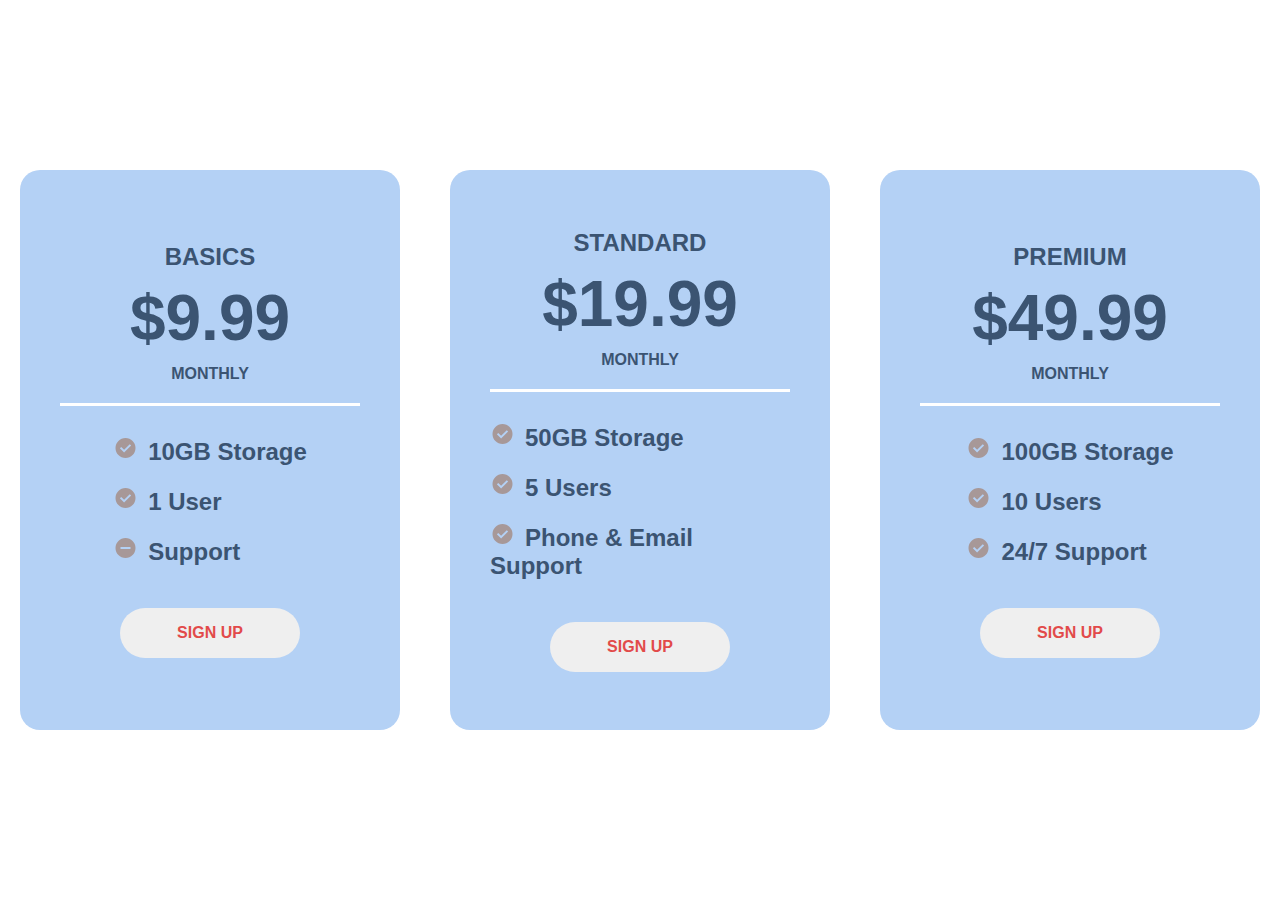
<file: index.html>
<!DOCTYPE html>
<html>

<head>
  <title>Flexbox Pricing Table</title>
  <meta name="viewport" content="width=device-width, initial-scale=1.0">
  <link rel="preconnect" href="https://fonts.googleapis.com">
  <link rel="preconnect" href="https://fonts.gstatic.com" crossorigin>
 
  <link rel="stylesheet" href="style.css">
 
</head>



<body>
  <div class="pricing-container"> 

    <div class="pricing-plan">
       
      <div class="plan-title">BASICS</div>
      <div class="plan-price">$9.99</div>
      <div class="monthly">MONTHLY </div>
    <hr>
      <ul class="plan-features">
        <li><svg xmlns="http://www.w3.org/2000/svg" height="24px" viewBox="0 -960 960 960" width="24px" fill="#e8eaed"><path d="m424-296 282-282-56-56-226 226-114-114-56 56 170 170Zm56 216q-83 0-156-31.5T197-197q-54-54-85.5-127T80-480q0-83 31.5-156T197-763q54-54 127-85.5T480-880q83 0 156 31.5T763-763q54 54 85.5 127T880-480q0 83-31.5 156T763-197q-54 54-127 85.5T480-80Z"/></svg>10GB Storage</li>
        <li><svg xmlns="http://www.w3.org/2000/svg" height="24px" viewBox="0 -960 960 960" width="24px" fill="#e8eaed"><path d="m424-296 282-282-56-56-226 226-114-114-56 56 170 170Zm56 216q-83 0-156-31.5T197-197q-54-54-85.5-127T80-480q0-83 31.5-156T197-763q54-54 127-85.5T480-880q83 0 156 31.5T763-763q54 54 85.5 127T880-480q0 83-31.5 156T763-197q-54 54-127 85.5T480-80Z"/></svg>1 User</li>
        <li><svg class="support" xmlns="http://www.w3.org/2000/svg" height="24px" viewBox="0 -960 960 960" width="24px" fill="#e8eaed"><path d="M280-440h400v-80H280v80ZM480-80q-83 0-156-31.5T197-197q-54-54-85.5-127T80-480q0-83 31.5-156T197-763q54-54 127-85.5T480-880q83 0 156 31.5T763-763q54 54 85.5 127T880-480q0 83-31.5 156T763-197q-54 54-127 85.5T480-80Z"/></svg>Support</li>
      </ul>

      <button class="plan-button">SIGN UP</a>
    </div>

    <div class="pricing-plan">
    
      <div class="plan-title">STANDARD</div>
      <div class="plan-price">$19.99</div>
      <div class="monthly">MONTHLY </div>
    <hr>
      <ul class="plan-features">
        <li><svg xmlns="http://www.w3.org/2000/svg" height="24px" viewBox="0 -960 960 960" width="24px" fill="#e8eaed"><path d="m424-296 282-282-56-56-226 226-114-114-56 56 170 170Zm56 216q-83 0-156-31.5T197-197q-54-54-85.5-127T80-480q0-83 31.5-156T197-763q54-54 127-85.5T480-880q83 0 156 31.5T763-763q54 54 85.5 127T880-480q0 83-31.5 156T763-197q-54 54-127 85.5T480-80Z"/></svg>50GB Storage</li>
        <li><svg xmlns="http://www.w3.org/2000/svg" height="24px" viewBox="0 -960 960 960" width="24px" fill="#e8eaed"><path d="m424-296 282-282-56-56-226 226-114-114-56 56 170 170Zm56 216q-83 0-156-31.5T197-197q-54-54-85.5-127T80-480q0-83 31.5-156T197-763q54-54 127-85.5T480-880q83 0 156 31.5T763-763q54 54 85.5 127T880-480q0 83-31.5 156T763-197q-54 54-127 85.5T480-80Z"/></svg>5 Users</li>
        <li><svg xmlns="http://www.w3.org/2000/svg" height="24px" viewBox="0 -960 960 960" width="24px" fill="#e8eaed"><path d="m424-296 282-282-56-56-226 226-114-114-56 56 170 170Zm56 216q-83 0-156-31.5T197-197q-54-54-85.5-127T80-480q0-83 31.5-156T197-763q54-54 127-85.5T480-880q83 0 156 31.5T763-763q54 54 85.5 127T880-480q0 83-31.5 156T763-197q-54 54-127 85.5T480-80Z"/></svg>Phone &amp; Email Support</li>
      </ul>
    
      <button class="plan-button">SIGN UP</a>
    </div>

    <div class="pricing-plan">
    
      <div class="plan-title">PREMIUM</div>
      <div class="plan-price">$49.99</div>
      <div class="monthly">MONTHLY </div>
   <hr>
      <ul class="plan-features">
        <li><svg xmlns="http://www.w3.org/2000/svg" height="24px" viewBox="0 -960 960 960" width="24px" fill="#e8eaed"><path d="m424-296 282-282-56-56-226 226-114-114-56 56 170 170Zm56 216q-83 0-156-31.5T197-197q-54-54-85.5-127T80-480q0-83 31.5-156T197-763q54-54 127-85.5T480-880q83 0 156 31.5T763-763q54 54 85.5 127T880-480q0 83-31.5 156T763-197q-54 54-127 85.5T480-80Z"/></svg>100GB Storage</li>
        <li><svg xmlns="http://www.w3.org/2000/svg" height="24px" viewBox="0 -960 960 960" width="24px" fill="#e8eaed"><path d="m424-296 282-282-56-56-226 226-114-114-56 56 170 170Zm56 216q-83 0-156-31.5T197-197q-54-54-85.5-127T80-480q0-83 31.5-156T197-763q54-54 127-85.5T480-880q83 0 156 31.5T763-763q54 54 85.5 127T880-480q0 83-31.5 156T763-197q-54 54-127 85.5T480-80Z"/></svg>10 Users</li>
        <li><svg xmlns="http://www.w3.org/2000/svg" height="24px" viewBox="0 -960 960 960" width="24px" fill="#e8eaed"><path d="m424-296 282-282-56-56-226 226-114-114-56 56 170 170Zm56 216q-83 0-156-31.5T197-197q-54-54-85.5-127T80-480q0-83 31.5-156T197-763q54-54 127-85.5T480-880q83 0 156 31.5T763-763q54 54 85.5 127T880-480q0 83-31.5 156T763-197q-54 54-127 85.5T480-80Z"/></svg>24/7 Support</li>
      </ul>
   
      <button class="plan-button">SIGN UP</a>
    </div>
  </div>

</body>

</html>
</file>
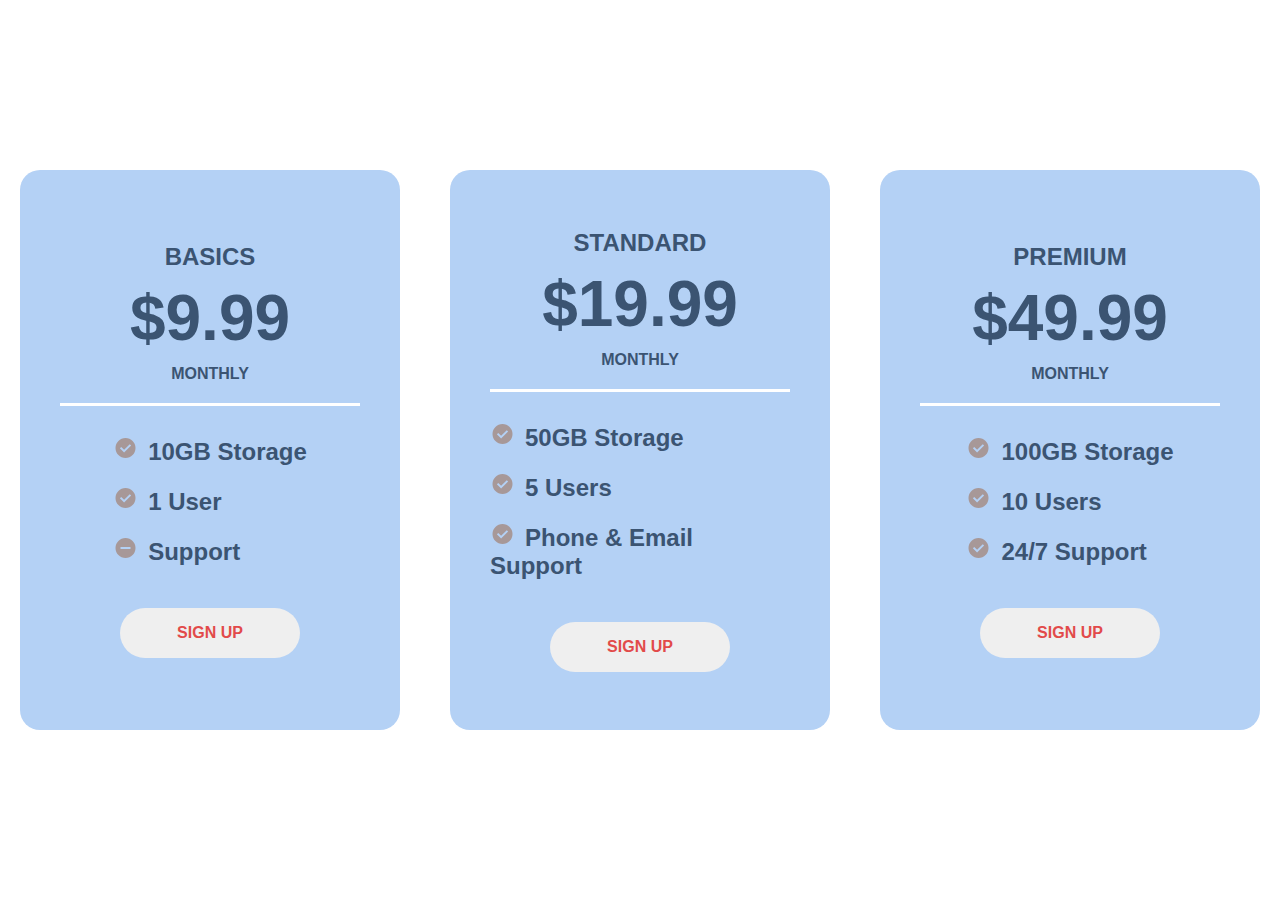
<file: Flexbox Pricing Table.html>
<!DOCTYPE html>
<html>

<head>
  <title>Flexbox Pricing Table</title>
  <meta name="viewport" content="width=device-width, initial-scale=1.0">
  <link rel="preconnect" href="https://fonts.googleapis.com">
  <link rel="preconnect" href="https://fonts.gstatic.com" crossorigin>
 
  <link rel="stylesheet" href="style.css">
 
</head>



<body>
  <div class="pricing-container"> 

    <div class="pricing-plan">
       
      <div class="plan-title">BASICS</div>
      <div class="plan-price">$9.99</div>
      <div class="monthly">MONTHLY </div>
    <hr>
      <ul class="plan-features">
        <li><svg xmlns="http://www.w3.org/2000/svg" height="24px" viewBox="0 -960 960 960" width="24px" fill="#e8eaed"><path d="m424-296 282-282-56-56-226 226-114-114-56 56 170 170Zm56 216q-83 0-156-31.5T197-197q-54-54-85.5-127T80-480q0-83 31.5-156T197-763q54-54 127-85.5T480-880q83 0 156 31.5T763-763q54 54 85.5 127T880-480q0 83-31.5 156T763-197q-54 54-127 85.5T480-80Z"/></svg>10GB Storage</li>
        <li><svg xmlns="http://www.w3.org/2000/svg" height="24px" viewBox="0 -960 960 960" width="24px" fill="#e8eaed"><path d="m424-296 282-282-56-56-226 226-114-114-56 56 170 170Zm56 216q-83 0-156-31.5T197-197q-54-54-85.5-127T80-480q0-83 31.5-156T197-763q54-54 127-85.5T480-880q83 0 156 31.5T763-763q54 54 85.5 127T880-480q0 83-31.5 156T763-197q-54 54-127 85.5T480-80Z"/></svg>1 User</li>
        <li><svg class="support" xmlns="http://www.w3.org/2000/svg" height="24px" viewBox="0 -960 960 960" width="24px" fill="#e8eaed"><path d="M280-440h400v-80H280v80ZM480-80q-83 0-156-31.5T197-197q-54-54-85.5-127T80-480q0-83 31.5-156T197-763q54-54 127-85.5T480-880q83 0 156 31.5T763-763q54 54 85.5 127T880-480q0 83-31.5 156T763-197q-54 54-127 85.5T480-80Z"/></svg>Support</li>
      </ul>

      <button class="plan-button">SIGN UP</a>
    </div>

    <div class="pricing-plan">
    
      <div class="plan-title">STANDARD</div>
      <div class="plan-price">$19.99</div>
      <div class="monthly">MONTHLY </div>
    <hr>
      <ul class="plan-features">
        <li><svg xmlns="http://www.w3.org/2000/svg" height="24px" viewBox="0 -960 960 960" width="24px" fill="#e8eaed"><path d="m424-296 282-282-56-56-226 226-114-114-56 56 170 170Zm56 216q-83 0-156-31.5T197-197q-54-54-85.5-127T80-480q0-83 31.5-156T197-763q54-54 127-85.5T480-880q83 0 156 31.5T763-763q54 54 85.5 127T880-480q0 83-31.5 156T763-197q-54 54-127 85.5T480-80Z"/></svg>50GB Storage</li>
        <li><svg xmlns="http://www.w3.org/2000/svg" height="24px" viewBox="0 -960 960 960" width="24px" fill="#e8eaed"><path d="m424-296 282-282-56-56-226 226-114-114-56 56 170 170Zm56 216q-83 0-156-31.5T197-197q-54-54-85.5-127T80-480q0-83 31.5-156T197-763q54-54 127-85.5T480-880q83 0 156 31.5T763-763q54 54 85.5 127T880-480q0 83-31.5 156T763-197q-54 54-127 85.5T480-80Z"/></svg>5 Users</li>
        <li><svg xmlns="http://www.w3.org/2000/svg" height="24px" viewBox="0 -960 960 960" width="24px" fill="#e8eaed"><path d="m424-296 282-282-56-56-226 226-114-114-56 56 170 170Zm56 216q-83 0-156-31.5T197-197q-54-54-85.5-127T80-480q0-83 31.5-156T197-763q54-54 127-85.5T480-880q83 0 156 31.5T763-763q54 54 85.5 127T880-480q0 83-31.5 156T763-197q-54 54-127 85.5T480-80Z"/></svg>Phone &amp; Email Support</li>
      </ul>
    
      <button class="plan-button">SIGN UP</a>
    </div>

    <div class="pricing-plan">
    
      <div class="plan-title">PREMIUM</div>
      <div class="plan-price">$49.99</div>
      <div class="monthly">MONTHLY </div>
   <hr>
      <ul class="plan-features">
        <li><svg xmlns="http://www.w3.org/2000/svg" height="24px" viewBox="0 -960 960 960" width="24px" fill="#e8eaed"><path d="m424-296 282-282-56-56-226 226-114-114-56 56 170 170Zm56 216q-83 0-156-31.5T197-197q-54-54-85.5-127T80-480q0-83 31.5-156T197-763q54-54 127-85.5T480-880q83 0 156 31.5T763-763q54 54 85.5 127T880-480q0 83-31.5 156T763-197q-54 54-127 85.5T480-80Z"/></svg>100GB Storage</li>
        <li><svg xmlns="http://www.w3.org/2000/svg" height="24px" viewBox="0 -960 960 960" width="24px" fill="#e8eaed"><path d="m424-296 282-282-56-56-226 226-114-114-56 56 170 170Zm56 216q-83 0-156-31.5T197-197q-54-54-85.5-127T80-480q0-83 31.5-156T197-763q54-54 127-85.5T480-880q83 0 156 31.5T763-763q54 54 85.5 127T880-480q0 83-31.5 156T763-197q-54 54-127 85.5T480-80Z"/></svg>10 Users</li>
        <li><svg xmlns="http://www.w3.org/2000/svg" height="24px" viewBox="0 -960 960 960" width="24px" fill="#e8eaed"><path d="m424-296 282-282-56-56-226 226-114-114-56 56 170 170Zm56 216q-83 0-156-31.5T197-197q-54-54-85.5-127T80-480q0-83 31.5-156T197-763q54-54 127-85.5T480-880q83 0 156 31.5T763-763q54 54 85.5 127T880-480q0 83-31.5 156T763-197q-54 54-127 85.5T480-80Z"/></svg>24/7 Support</li>
      </ul>
   
      <button class="plan-button">SIGN UP</a>
    </div>
  </div>

</body>

</html>
</file>
<file: style.css>
*{
    margin:0;
    padding: 0;
    font-family: "Oswald", sans-serif;
    font-family: 'Sono', sans-serif;
    color: rgb(59, 84, 114);
}


main{
    display: flex;
     
}
html{
    background-color: rgb(255, 255, 255);
}

.pricing-container{
    display: flex;
   
    height: 100vh;
    width: 100vw;
    display:flex;
    justify-content: center;
    align-items: center;

    gap: 50px;
    
 }

 .pricing-plan{
    display: flex;
    flex-direction: column;
    background-color: rgb(180, 209, 245);
    width: 300px;
    height: 500px;
    padding: 30px 40px;
    border-radius: 20px ;
    display: flex;
    justify-content: center;
    align-items: center;
    transition: all 200ms ease-in-out;
    gap: 10px;
    

    >ul{
        text-align: start;
       margin-top: 20px;
        display: flex;
        flex-direction: column;
        margin-bottom: 2rem;
        list-style: none;
         >li{
           
            margin-top: 0px;
         }
    }

 }
 hr{
    margin-top: 10px;
    background-color: white;
    height: 3px;
    width: 100%;
    border: none;   
 }

 .plan-button{
    border-radius: 30px;
    border: none;
    height: 50px;
    width: 60%;
    transition: all 200ms ease;
    color: rgb(226, 74, 74);
    font-size: 1rem;
    font-weight: bold;
    justify-self: center;
}

.pricing-plan:hover{
  background:linear-gradient(to bottom, rgb(241, 176, 176) 0%, rgb(180, 209, 245) 70%);
  transform: translateY(-20px);
  box-shadow: 15px 25px 20px 10px rgb(96, 95, 95);
   >.plan-price,.plan-title, .monthly{
    color: rgb(226, 74, 74);
   }
  
   svg{
    fill: rgb(106, 235, 63);
  }
  .support{
    fill:rgb(226, 74, 74);
   }
}

svg{
    margin-right: 10px;
    width: 25px;
    fill:rgb(167, 152, 152);
}

.plan-button:hover{
    transform: scale(1.1);
    box-shadow: 0px 5px 20px 0px black;
}

.plan-title{
    font-variant: small-caps;
    font-size: 1.5rem;
    font-weight: bold;  
}
.plan-price{
    font-size: 4rem;
    font-weight:750;
   
}
.monthly{
    font-weight: bold;
}

.plan-features{
    display: flex;
    flex-direction: column;
    gap: 20px;
    font-size: 1.5rem;
    font-weight: bold;
    color: white;
}



@media all and (max-width:375px){
    main{
        height: 100vh;
    }
    .pricing-container{
        margin: 40px 0px;
        height: 100%;
        flex-direction: column;
    }
    .pricing-plan{
        width: 60%;
    }
}


@media all and (max-width:414px){
    main{
        height: 100vh;
    }
    .pricing-container{
        margin: 40px 0px;
        height: 100%;
        flex-direction: column;
    }
    .pricing-plan{
        width: 60%;
    }
}
@media all and (max-width:430px){
    main{
        height: 100vh;
    }
    .pricing-container{
        margin: 40px 0px;
        height: 100%;
        flex-direction: column;
    }
    .pricing-plan{
        width: 60%;
    }
}
</file>
